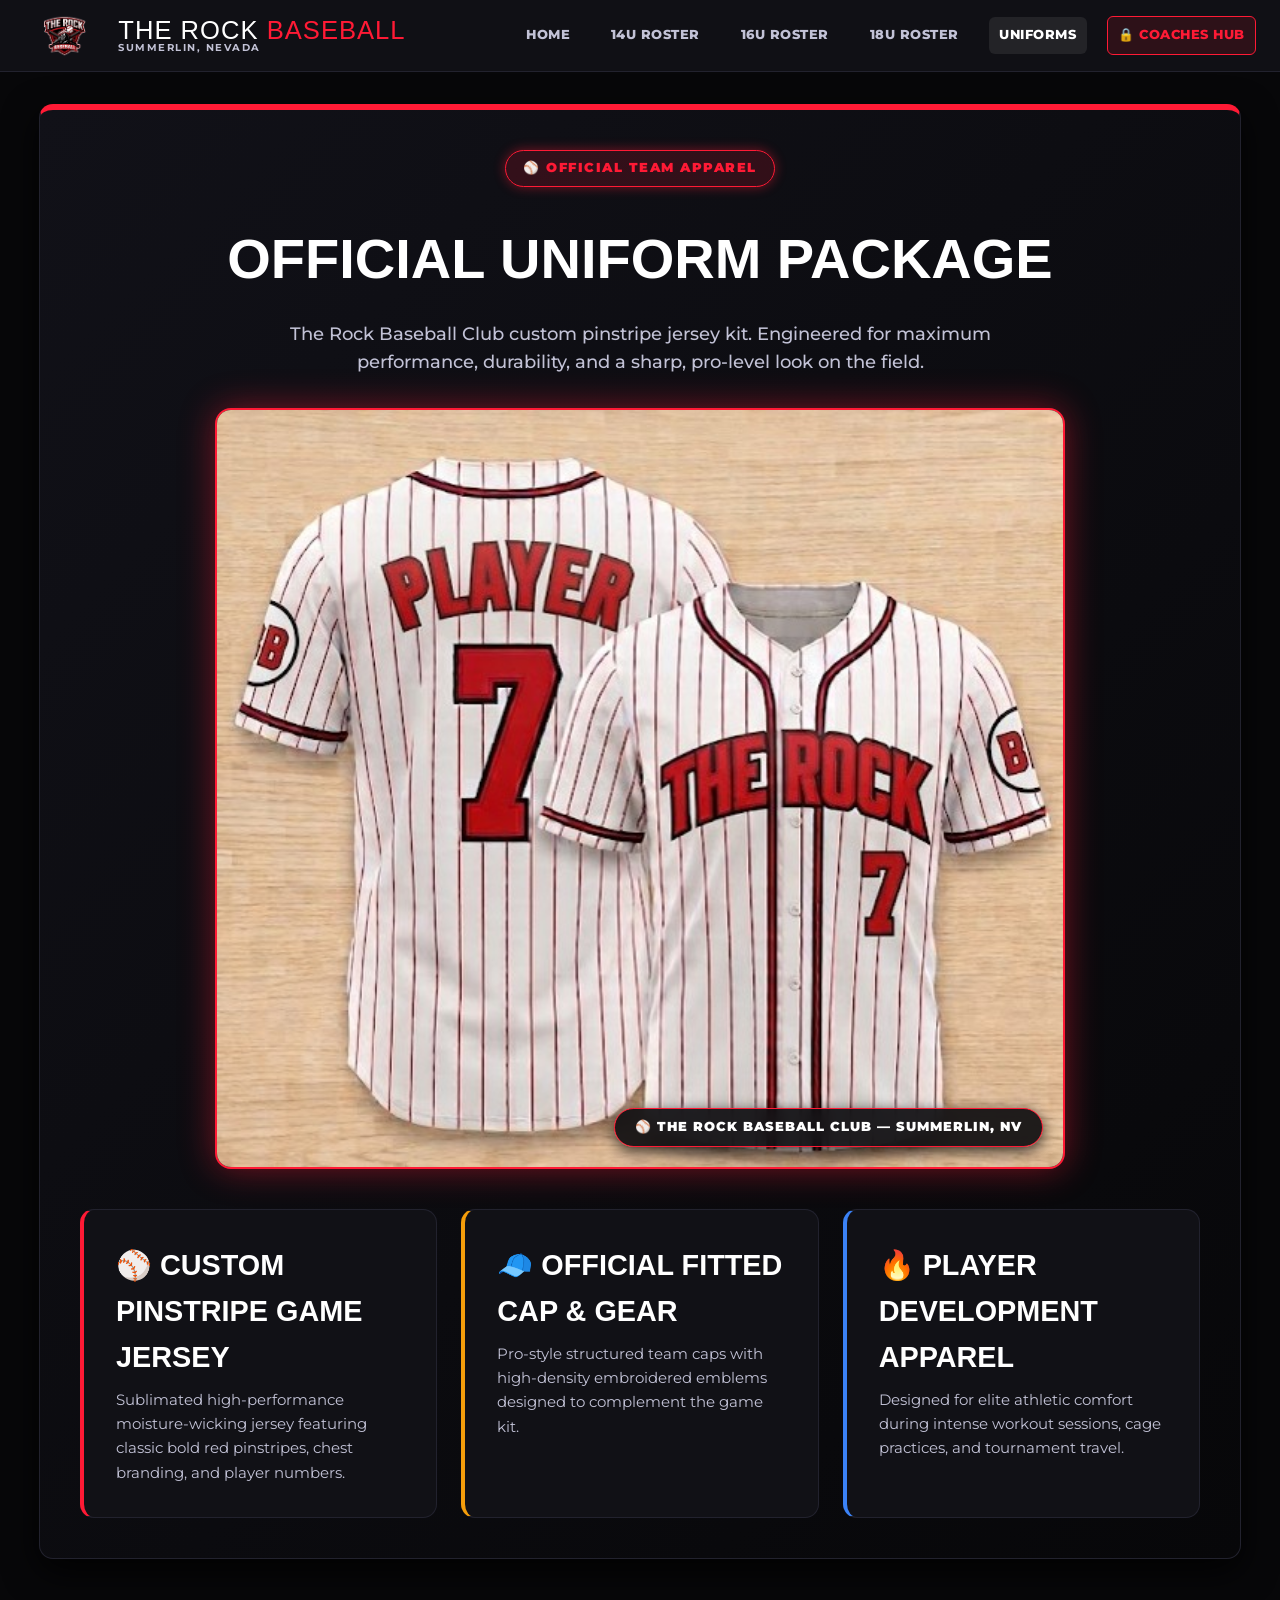
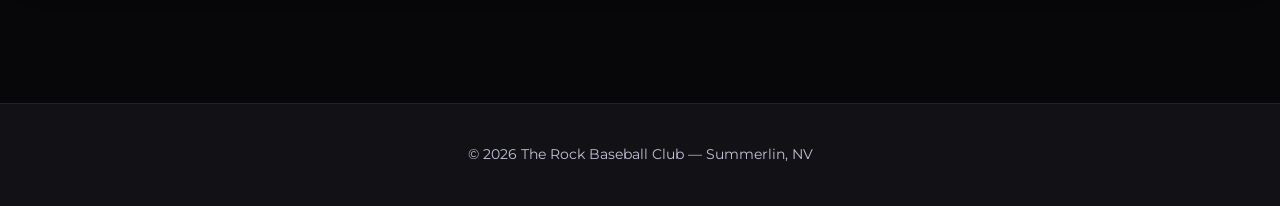
<file: uniforms.html>
<!DOCTYPE html>
<html lang="en">
<head>
    <meta charset="UTF-8">
    <meta name="viewport" content="width=device-width, initial-scale=1.0">
    <title>Official Uniform Package | The Rock Baseball Club</title>
    
    <link rel="preconnect" href="https://fonts.googleapis.com">
    <link rel="preconnect" href="https://fonts.gstatic.com" crossorigin>
    <link href="https://fonts.googleapis.com/css2?family=Impact&family=Montserrat:wght@400;600;700;800;900&display=swap" rel="stylesheet">

    <link rel="stylesheet" href="styles.css">

    <style>
        main { max-width: 1250px; margin: 2rem auto; padding: 0 1.5rem; width: 100%; }

        .uniform-module {
            background: linear-gradient(135deg, #111118 0%, #070709 100%);
            border: var(--border-thin);
            border-top: 6px solid var(--red-accent);
            border-radius: var(--radius-module);
            padding: 2.5rem;
            text-align: center;
            box-shadow: 0 12px 35px rgba(0, 0, 0, 0.85);
            margin-bottom: 3rem;
            overflow: hidden;
        }

        .jersey-image-container {
            position: relative;
            width: 100%;
            max-width: 850px;
            margin: 0 auto 2.5rem auto;
            border-radius: 16px;
            overflow: hidden;
            border: 2px solid var(--red-accent);
            box-shadow: 0 0 35px var(--red-glow);
            background: #000;
        }

        .jersey-image-container img {
            display: block;
            width: 100%;
            height: auto;
            object-fit: cover;
            transition: transform 0.3s ease;
        }

        .jersey-image-container:hover img {
            transform: scale(1.02);
        }

        .jersey-overlay-badge {
            position: absolute;
            bottom: 20px;
            right: 20px;
            background: rgba(10, 10, 14, 0.9);
            border: 1px solid var(--red-accent);
            color: #fff;
            padding: 0.5rem 1.25rem;
            border-radius: 30px;
            font-size: 0.8rem;
            font-weight: 900;
            text-transform: uppercase;
            letter-spacing: 1px;
            box-shadow: 0 4px 15px rgba(0,0,0,0.8);
            backdrop-filter: blur(8px);
        }

        .package-grid {
            display: grid;
            grid-template-columns: repeat(auto-fit, minmax(300px, 1fr));
            gap: 1.5rem;
            margin-top: 2rem;
            text-align: left;
        }

        .package-card {
            background-color: var(--bg-module);
            border: var(--border-thin);
            border-radius: var(--radius-module);
            padding: 2rem;
            border-left: 4px solid var(--red-accent);
        }

        .package-card h3 {
            font-family: 'Impact', sans-serif;
            font-size: 1.8rem;
            text-transform: uppercase;
            color: #fff;
            margin-bottom: 0.5rem;
        }

        .package-card p {
            color: var(--text-muted);
            font-size: 0.95rem;
            line-height: 1.6;
        }
    </style>
</head>
<body>

    <header>
        <div class="nav-container">
            <a href="index.html" class="logo-group">
                <img src="brand/logo.jpg" alt="Logo" class="logo-img">
                <div class="logo-text">The Rock <span>Baseball</span><small>Summerlin, Nevada</small></div>
            </a>

            <button class="hamburger-toggle" onclick="document.querySelector('nav').classList.toggle('mobile-active')">☰</button>

            <nav>
                <a href="index.html">Home</a>
                <a href="14u.html">14U Roster</a>
                <a href="16u.html">16U Roster</a>
                <a href="18u.html">18U Roster</a>
                <a href="uniforms.html" class="active">Uniforms</a>
                <a href="admin.2.html" class="nav-accent">🔒 Coaches Hub</a>
            </nav>
        </div>
    </header>

    <main>
        <section class="uniform-module">
            <span class="hero-tag" style="background: rgba(255, 26, 53, 0.15); color: var(--red-accent); border-color: var(--red-accent);">
                ⚾ Official Team Apparel
            </span>
            <h1 style="font-family:'Impact', sans-serif; font-size:3.5rem; text-transform:uppercase; margin:0.5rem 0 1rem 0; color:#fff;">
                Official Uniform Package
            </h1>
            <p style="color:var(--text-muted); max-width:750px; margin:0 auto 2rem auto; font-size:1.1rem; font-weight:500;">
                The Rock Baseball Club custom pinstripe jersey kit. Engineered for maximum performance, durability, and a sharp, pro-level look on the field.
            </p>

            <!-- JERSEY MOCKUP DISPLAY -->
            <div class="jersey-image-container">
                <img src="brand/jersey-teaser.jpg" alt="The Rock Baseball Custom Pinstripe Jersey">
                <div class="jersey-overlay-badge">⚾ The Rock Baseball Club — Summerlin, NV</div>
            </div>

            <!-- UNIFORM PACKAGE DETAILS -->
            <div class="package-grid">
                <div class="package-card">
                    <h3>⚾ Custom Pinstripe Game Jersey</h3>
                    <p>Sublimated high-performance moisture-wicking jersey featuring classic bold red pinstripes, chest branding, and player numbers.</p>
                </div>
                <div class="package-card" style="border-left-color: var(--gold-accent);">
                    <h3>🧢 Official Fitted Cap & Gear</h3>
                    <p>Pro-style structured team caps with high-density embroidered emblems designed to complement the game kit.</p>
                </div>
                <div class="package-card" style="border-left-color: #3b82f6;">
                    <h3>🔥 Player Development Apparel</h3>
                    <p>Designed for elite athletic comfort during intense workout sessions, cage practices, and tournament travel.</p>
                </div>
            </div>
        </section>
    </main>

    <footer>&copy; 2026 The Rock Baseball Club — Summerlin, NV</footer>

</body>
</html>
</file>
<file: styles.css>
/* =========================================================
   THE ROCK BASEBALL CLUB - GLOBAL STYLESHEET (HI-VIZ EDITION)
   ========================================================= */

:root {
    --bg-dark: #070709;
    --bg-module: #111116;
    --bg-module-hover: #171720;
    --bg-input: #0a0a0e;
    
    /* High-Voltage Sharp Red Accent */
    --red-accent: #ff1a35;
    --red-glow: rgba(255, 26, 53, 0.45);
    
    --gold-accent: #f59e0b;
    --green-accent: #10b981;
    --text-light: #ffffff;
    --text-muted: #c2c2d6; /* Brightened for high contrast */
    --border-thin: 1px solid #22222e;
    --radius-module: 14px;
}

* { 
    box-sizing: border-box; 
    margin: 0; 
    padding: 0; 
}

body {
    font-family: 'Montserrat', sans-serif;
    background-color: var(--bg-dark);
    color: var(--text-light);
    line-height: 1.6;
    -webkit-font-smoothing: antialiased;
    min-height: 100vh;
    display: flex;
    flex-direction: column;
    justify-content: space-between;
}

/* SOLID RED BADGES */
.badge, .badge-team, .div-badge {
    background-color: var(--red-accent) !important;
    color: #ffffff !important;
    border: 1px solid #ff4d63 !important;
    font-family: 'Montserrat', sans-serif !important;
    font-weight: 900 !important;
    font-size: 0.75rem !important;
    letter-spacing: 0.75px !important;
    text-transform: uppercase !important;
    padding: 0.35rem 0.85rem !important;
    border-radius: 6px !important;
    box-shadow: 0 2px 10px var(--red-glow) !important;
    display: inline-block !important;
}

/* GLOBAL NAVIGATION BAR */
header {
    background-color: rgba(17, 17, 22, 0.98);
    backdrop-filter: blur(12px);
    border-bottom: var(--border-thin);
    position: sticky;
    top: 0;
    z-index: 1000;
    padding: 0.85rem 1.5rem;
}

.nav-container {
    max-width: 1250px;
    margin: 0 auto;
    display: flex;
    justify-content: space-between;
    align-items: center;
    position: relative;
}

.logo-group {
    display: flex;
    align-items: center;
    gap: 0.85rem;
    text-decoration: none;
}

.logo-img {
    height: 44px;
    width: auto;
    border-radius: 6px;
    object-fit: contain;
}

.logo-text {
    font-family: 'Impact', sans-serif;
    font-size: 1.6rem;
    text-transform: uppercase;
    letter-spacing: 1px;
    color: #fff;
    line-height: 1;
}

.logo-text span { color: var(--red-accent); }

.logo-text small {
    display: block;
    font-family: 'Montserrat', sans-serif;
    font-size: 0.65rem;
    color: var(--text-muted);
    font-weight: 700;
    letter-spacing: 1.5px;
}

/* DESKTOP NAVIGATION */
nav {
    display: flex;
    align-items: center;
    gap: 1.25rem;
}

nav a {
    color: var(--text-muted);
    text-decoration: none;
    font-weight: 800;
    font-size: 0.8rem;
    text-transform: uppercase;
    letter-spacing: 0.5px;
    transition: all 0.2s ease;
    padding: 0.5rem 0.65rem;
    border-radius: 6px;
}

nav a:hover, nav a.active {
    color: #fff;
    background-color: rgba(255, 255, 255, 0.08);
}

nav a.nav-accent {
    color: var(--red-accent);
    border: 1px solid var(--red-accent);
    background: rgba(255, 26, 53, 0.12);
}

nav a.nav-accent:hover {
    background-color: var(--red-accent);
    color: #fff;
    box-shadow: 0 0 15px var(--red-glow);
}

/* HAMBURGER TOGGLE */
.hamburger-toggle {
    display: none;
    background: none;
    border: 1px solid var(--border-thin);
    color: var(--text-light);
    font-size: 1.5rem;
    padding: 0.3rem 0.7rem;
    border-radius: 6px;
    cursor: pointer;
}

.hamburger-toggle:hover {
    border-color: var(--red-accent);
    color: var(--red-accent);
}

@media (max-width: 900px) {
    .hamburger-toggle { display: block; }
    nav {
        display: none;
        flex-direction: column;
        position: absolute;
        top: 100%; left: 0; right: 0;
        background-color: #111118;
        border-bottom: var(--border-thin);
        padding: 1rem 1.5rem;
        gap: 0.75rem;
        box-shadow: 0 15px 30px rgba(0,0,0,0.9);
    }
    nav.mobile-active { display: flex; }
    nav a { width: 100%; text-align: center; padding: 0.75rem; font-size: 0.9rem; }
}

/* =========================================================
   HI-VIZ HERO MODULE WITH 25% BACKGROUND PHOTO OPACITY
   ========================================================= */

.hero-module {
    position: relative;
    background-color: #070709;
    border: var(--border-thin);
    border-left: 6px solid var(--red-accent);
    border-radius: var(--radius-module);
    padding: 3.5rem 2.5rem;
    margin-bottom: 2.5rem;
    box-shadow: 0 12px 35px rgba(0, 0, 0, 0.9);
    overflow: hidden;
}

/* 25% Opacity Background Layer */
.hero-module::before {
    content: '';
    position: absolute;
    top: 0; left: 0; right: 0; bottom: 0;
    background: url('brand/team-hero.jpg') center/cover no-repeat;
    opacity: 0.25; /* 25% Opacity */
    z-index: 0;
}

/* Dark Gradient Vignette for Maximum Contrast */
.hero-module::after {
    content: '';
    position: absolute;
    top: 0; left: 0; right: 0; bottom: 0;
    background: linear-gradient(135deg, rgba(7, 7, 9, 0.9) 0%, rgba(7, 7, 9, 0.75) 50%, rgba(7, 7, 9, 0.95) 100%);
    z-index: 1;
}

.hero-container {
    position: relative;
    z-index: 2; /* Keeps all text on top of the overlays */
    display: flex;
    align-items: center;
    justify-content: space-between;
    gap: 2.5rem;
    flex-wrap: wrap;
}

.hero-text { flex: 1; min-width: 300px; }

.hero-tag {
    background-color: rgba(255, 26, 53, 0.25);
    color: #ffffff;
    border: 1px solid var(--red-accent);
    padding: 0.45rem 1.1rem;
    font-size: 0.8rem;
    font-weight: 900;
    text-transform: uppercase;
    border-radius: 20px;
    display: inline-block;
    margin-bottom: 1.2rem;
    letter-spacing: 1.5px;
    box-shadow: 0 0 12px var(--red-glow);
}

.hero-module h1 {
    font-family: 'Impact', sans-serif;
    font-size: 3.8rem;
    text-transform: uppercase;
    letter-spacing: 2px;
    line-height: 1.05;
    margin-bottom: 0.5rem;
    color: #ffffff;
    text-shadow: 0 4px 12px rgba(0, 0, 0, 0.9); /* High contrast shadow */
}

.tagline {
    color: var(--red-accent);
    font-size: 1.3rem;
    font-weight: 900;
    text-transform: uppercase;
    letter-spacing: 1px;
    margin-bottom: 1.2rem;
    display: block;
    text-shadow: 0 2px 8px rgba(0,0,0,0.9);
}

.hero-module p {
    color: #e2e2ee; /* Bright white-gray copy */
    font-size: 1.1rem;
    max-width: 720px;
    font-weight: 600;
    margin-bottom: 2.2rem;
    line-height: 1.7;
    text-shadow: 0 2px 6px rgba(0, 0, 0, 0.9);
}

.hero-btns { display: flex; gap: 1rem; flex-wrap: wrap; }

.btn-primary {
    background-color: var(--red-accent);
    color: #ffffff;
    text-decoration: none;
    padding: 0.95rem 1.8rem;
    font-weight: 900;
    text-transform: uppercase;
    border-radius: 8px;
    letter-spacing: 0.5px;
    transition: all 0.2s ease;
    box-shadow: 0 4px 18px var(--red-glow);
    display: inline-flex;
    align-items: center;
    gap: 0.5rem;
}

.btn-primary:hover {
    background-color: #ff334b;
    transform: translateY(-2px);
    box-shadow: 0 6px 25px var(--red-glow);
}

.btn-secondary {
    background-color: rgba(32, 32, 40, 0.95);
    color: #ffffff;
    text-decoration: none;
    border: 1px solid #444455;
    padding: 0.95rem 1.8rem;
    font-weight: 900;
    text-transform: uppercase;
    border-radius: 8px;
    transition: all 0.2s ease;
}

.btn-secondary:hover {
    background-color: #2c2c38;
    border-color: var(--red-accent);
}

.hero-logo-box { flex-shrink: 0; text-align: center; }

.hero-logo-img {
    max-width: 240px;
    height: auto;
    border-radius: 16px;
    border: 2px solid var(--red-accent);
    box-shadow: 0 0 35px var(--red-glow);
    background: #000;
}

/* FOOTER */
footer {
    border-top: var(--border-thin);
    background-color: var(--bg-module);
    padding: 2.5rem 2rem;
    margin-top: 4rem;
    text-align: center;
    color: var(--text-muted);
    font-size: 0.85rem;
}
</file>
